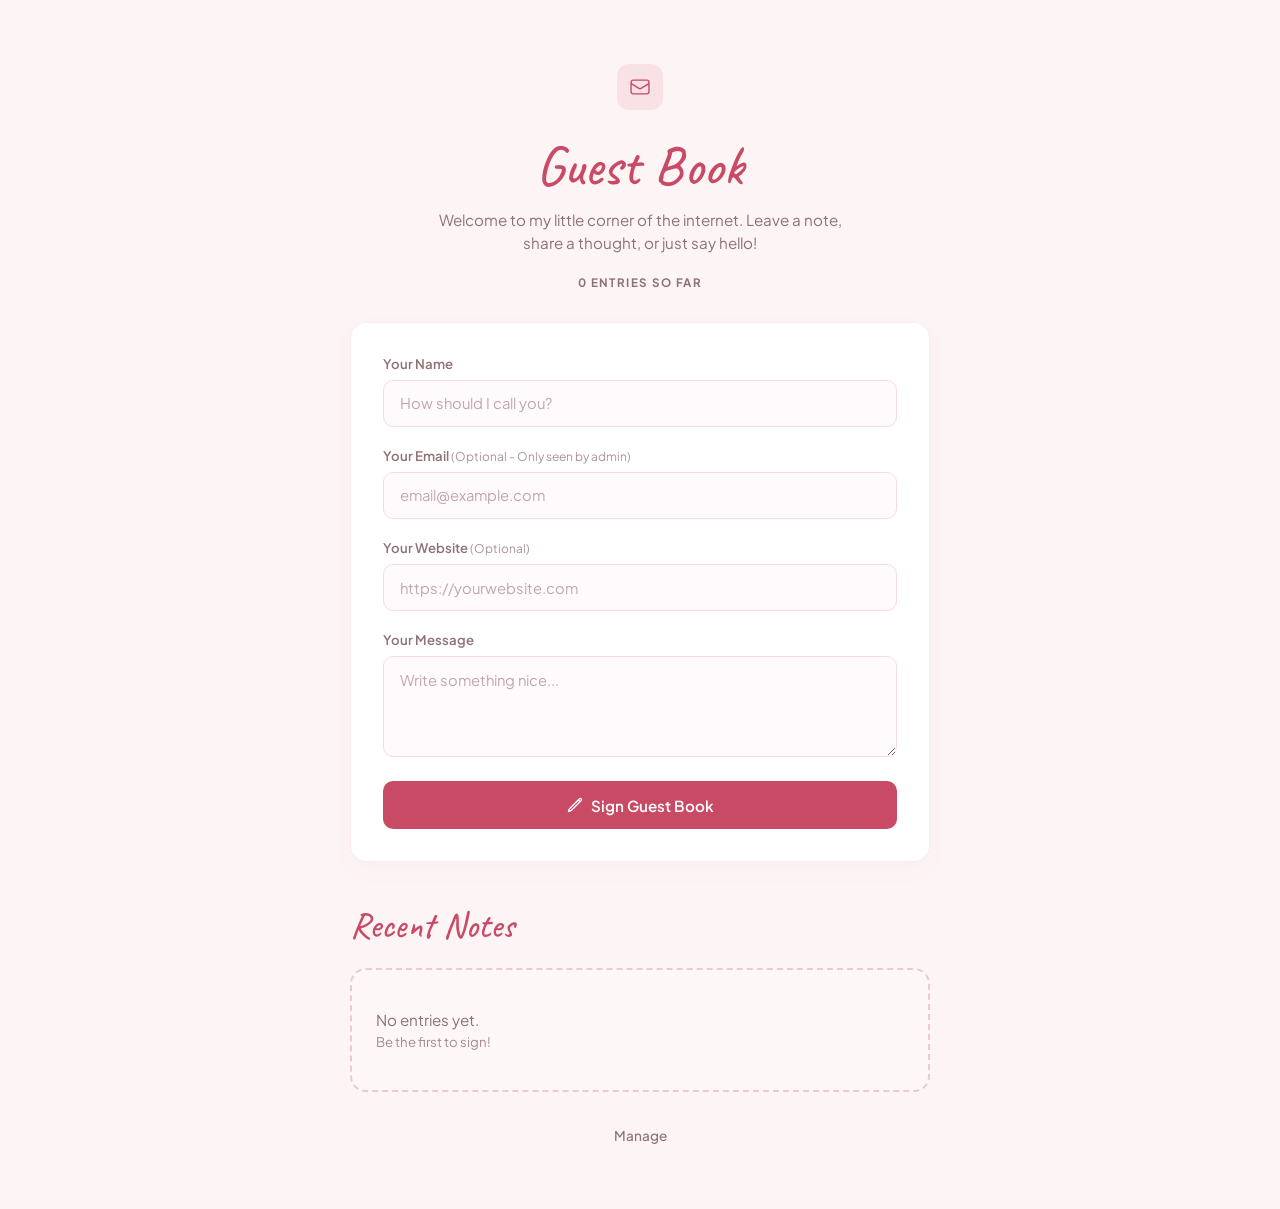
<file: index.html>
<!DOCTYPE html>
<html lang="en">

<head>
   <meta charset="UTF-8">
   <meta name="viewport" content="width=device-width, initial-scale=1.0">
   <title>Guest Book</title>
   <link rel="stylesheet" href="styles.css">
   <link rel="preconnect" href="https://fonts.googleapis.com">
   <link rel="preconnect" href="https://fonts.gstatic.com" crossorigin>
   <link
      href="https://fonts.googleapis.com/css2?family=Caveat:wght@500;700&family=Plus+Jakarta+Sans:wght@400;500;600;700&display=swap"
      rel="stylesheet">
</head>

<body>

   <div id="view-guestbook" class="container view active">
      <header class="header">
         <div class="logo-box">
            <svg xmlns="http://www.w3.org/2000/svg" fill="none" viewBox="0 0 24 24" stroke-width="1.5"
               stroke="currentColor" class="icon">
               <path stroke-linecap="round" stroke-linejoin="round"
                  d="M21.75 6.75v10.5a2.25 2.25 0 0 1-2.25 2.25h-15a2.25 2.25 0 0 1-2.25-2.25V6.75m19.5 0A2.25 2.25 0 0 0 19.5 4.5h-15a2.25 2.25 0 0 0-2.25 2.25m19.5 0v.243a2.25 2.25 0 0 1-1.07 1.916l-7.5 4.615a2.25 2.25 0 0 1-2.36 0L3.32 8.91a2.25 2.25 0 0 1-1.07-1.916V6.75" />
            </svg>
         </div>
         <h1>Guest Book</h1>
         <p class="subtitle">Welcome to my little corner of the internet. Leave a note, share a thought, or just say
            hello!</p>
         <div class="counter" id="entry-counter">0 ENTRIES SO FAR</div>
      </header>

      <main class="card form-card">
         <form id="guestbook-form">
            <div class="input-group">
               <label for="guest-name">Your Name</label>
               <input type="text" id="guest-name" placeholder="How should I call you?" required>
            </div>

            <div class="input-group">
               <label for="guest-email">Your Email <span class="optional-tag">(Optional - Only seen by
                     admin)</span></label>
               <input type="email" id="guest-email" placeholder="email@example.com">
            </div>

            <div class="input-group">
               <label for="guest-website">Your Website <span class="optional-tag">(Optional)</span></label>
               <input type="url" id="guest-website" placeholder="https://yourwebsite.com">
            </div>

            <div class="input-group">
               <label for="guest-message">Your Message</label>
               <textarea id="guest-message" rows="4" placeholder="Write something nice..." required></textarea>
            </div>

            <button type="submit" class="btn btn-submit">
               <svg xmlns="http://www.w3.org/2000/svg" fill="none" viewBox="0 0 24 24" stroke-width="2"
                  stroke="currentColor" class="btn-icon">
                  <path stroke-linecap="round" stroke-linejoin="round"
                     d="m16.862 4.487 1.687-1.688a1.875 1.875 0 1 1 2.652 2.652L6.832 19.82a4.5 4.5 0 0 1-1.897 1.13l-2.685.8.8-2.685a4.5 4.5 0 0 1 1.13-1.897L16.863 4.487Zm0 0L19.5 7.125" />
               </svg>
               Sign Guest Book
            </button>
         </form>
      </main>

      <section class="notes-section">
         <h2 class="section-title">Recent Notes</h2>
         <div id="notes-list"></div>
      </section>

      <footer class="footer">
         <button class="link-btn" onclick="switchView('view-login')">Manage</button>
      </footer>
   </div>

   <div id="view-login" class="container view">
      <header class="header">
         <div class="logo-box">
            <svg xmlns="http://www.w3.org/2000/svg" fill="none" viewBox="0 0 24 24" stroke-width="1.5"
               stroke="currentColor" class="icon">
               <path stroke-linecap="round" stroke-linejoin="round"
                  d="M16.5 10.5V6.75a4.5 4.5 0 1 0-9 0v3.75m-.75 11.25h10.5a2.25 2.25 0 0 0 2.25-2.25v-6.75a2.25 2.25 0 0 0-2.25-2.25H6.75a2.25 2.25 0 0 0-2.25 2.25v6.75a2.25 2.25 0 0 0 2.25 2.25Z" />
            </svg>
         </div>
         <h1 class="small-title">Moderation</h1>
         <p class="subtitle">Enter your admin password to manage entries</p>
      </header>

      <main class="card login-card">
         <form id="login-form">
            <div class="input-group">
               <input type="password" id="admin-password" placeholder="Admin password" required>
            </div>
            <button type="submit" class="btn btn-submit">Sign In</button>
         </form>
         <button class="link-btn back-btn" onclick="switchView('view-guestbook')">Back to Guest Book</button>
      </main>
   </div>

   <div id="view-admin" class="container view admin-container">
      <header class="admin-header">
         <div>
            <h1 class="admin-title">Moderation Panel</h1>
            <div class="admin-counter" id="admin-counter">0 entries</div>
         </div>
         <button class="link-btn" onclick="switchView('view-guestbook')">Back to Guest Book</button>
      </header>

      <main id="admin-notes-list" class="admin-list"></main>
   </div>

   <div id="toast-container" class="toast-container"></div>

   <script src="script.js"></script>
</body>

</html>
</file>
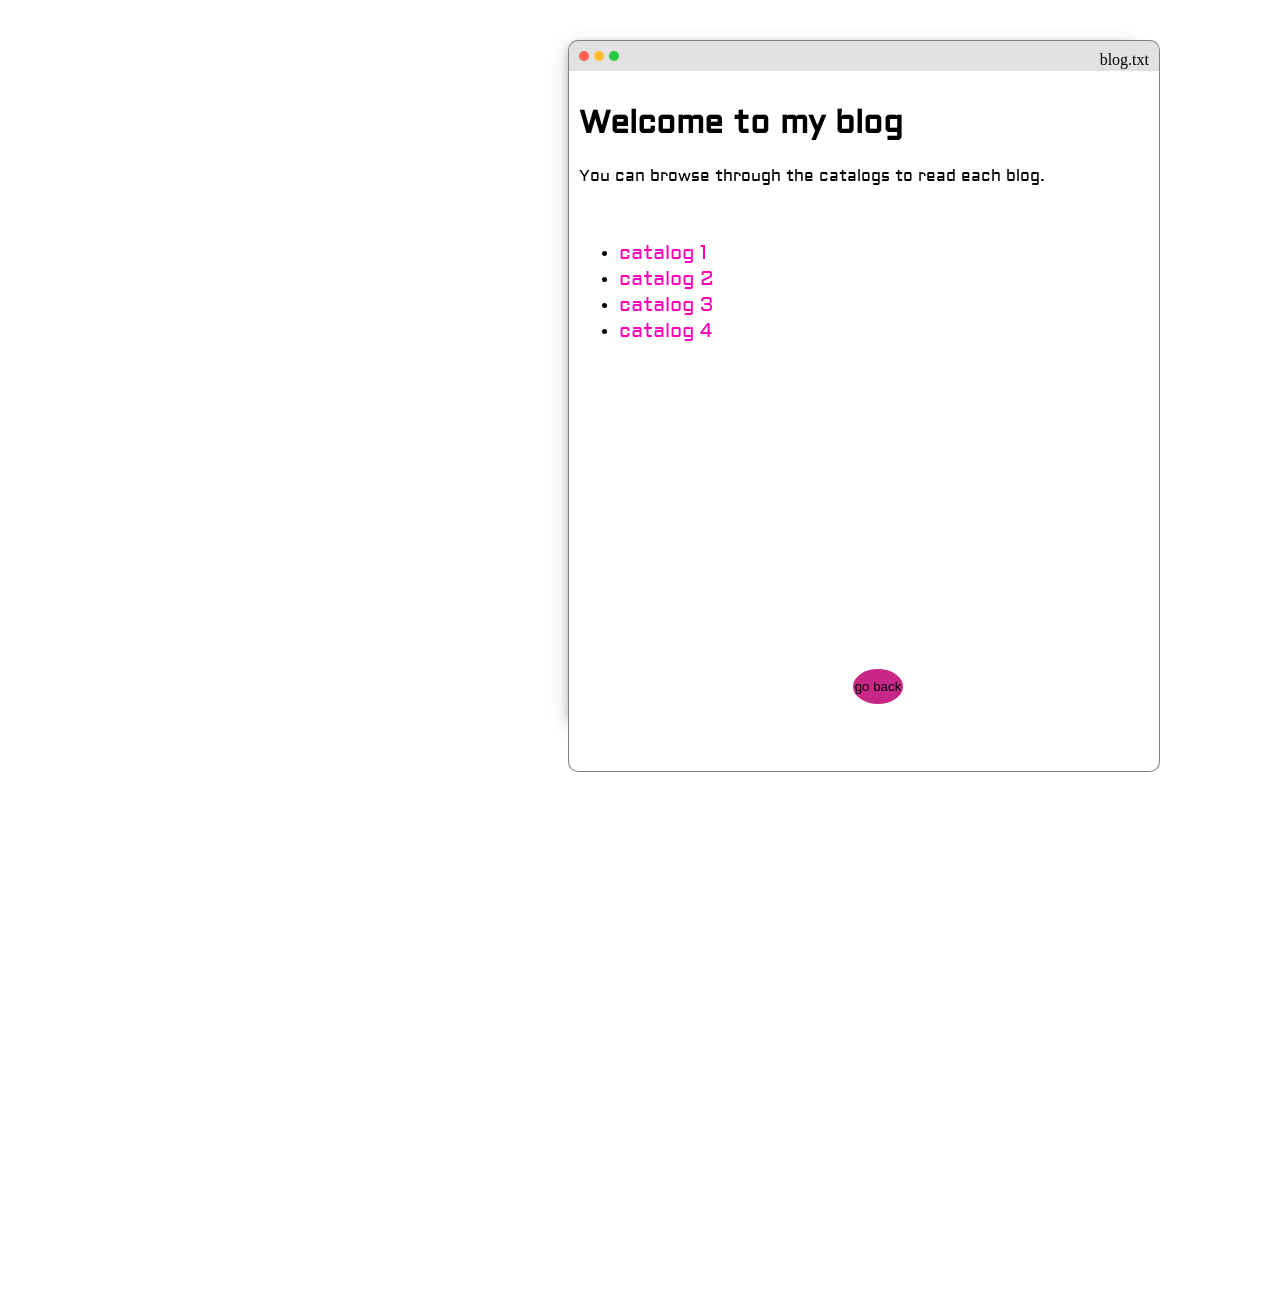
<file: blog.html>
<!DOCTYPE html>
<html lang="en">
<head>
   <meta charset="UTF-8">
   <meta name="viewport" content="width=device-width, initial-scale=1.0">
   <title>Blog</title>
   <link rel="stylesheet" href="blog.css">
</head>
<body>
   <div class="desktop">
      <div class="outer small">
         <div class="header">
               <button class="red"></button>
               <button class="yellow"></button>
               <button class="green"></button>
               <div class="title">blog.txt</div>
         </div>
         <div class="inner small">
            <h1>Welcome to my blog</h1>
            <p>You can browse through the catalogs to read each blog.</p>
            <br>
            <ul>
               <li><a href="#">catalog 1</a></li>
               <li><a href="#">catalog 2</a></li>
               <li><a href="#">catalog 3</a></li>
               <li><a href="#">catalog 4</a></li>
            </ul>
            <header>
               <div>
                  <button type="button" onclick="location.href='home.html'">go back</button>
               </div>
            </header>
         </div>
      </div>
   </div>
</body>
</html>
</file>
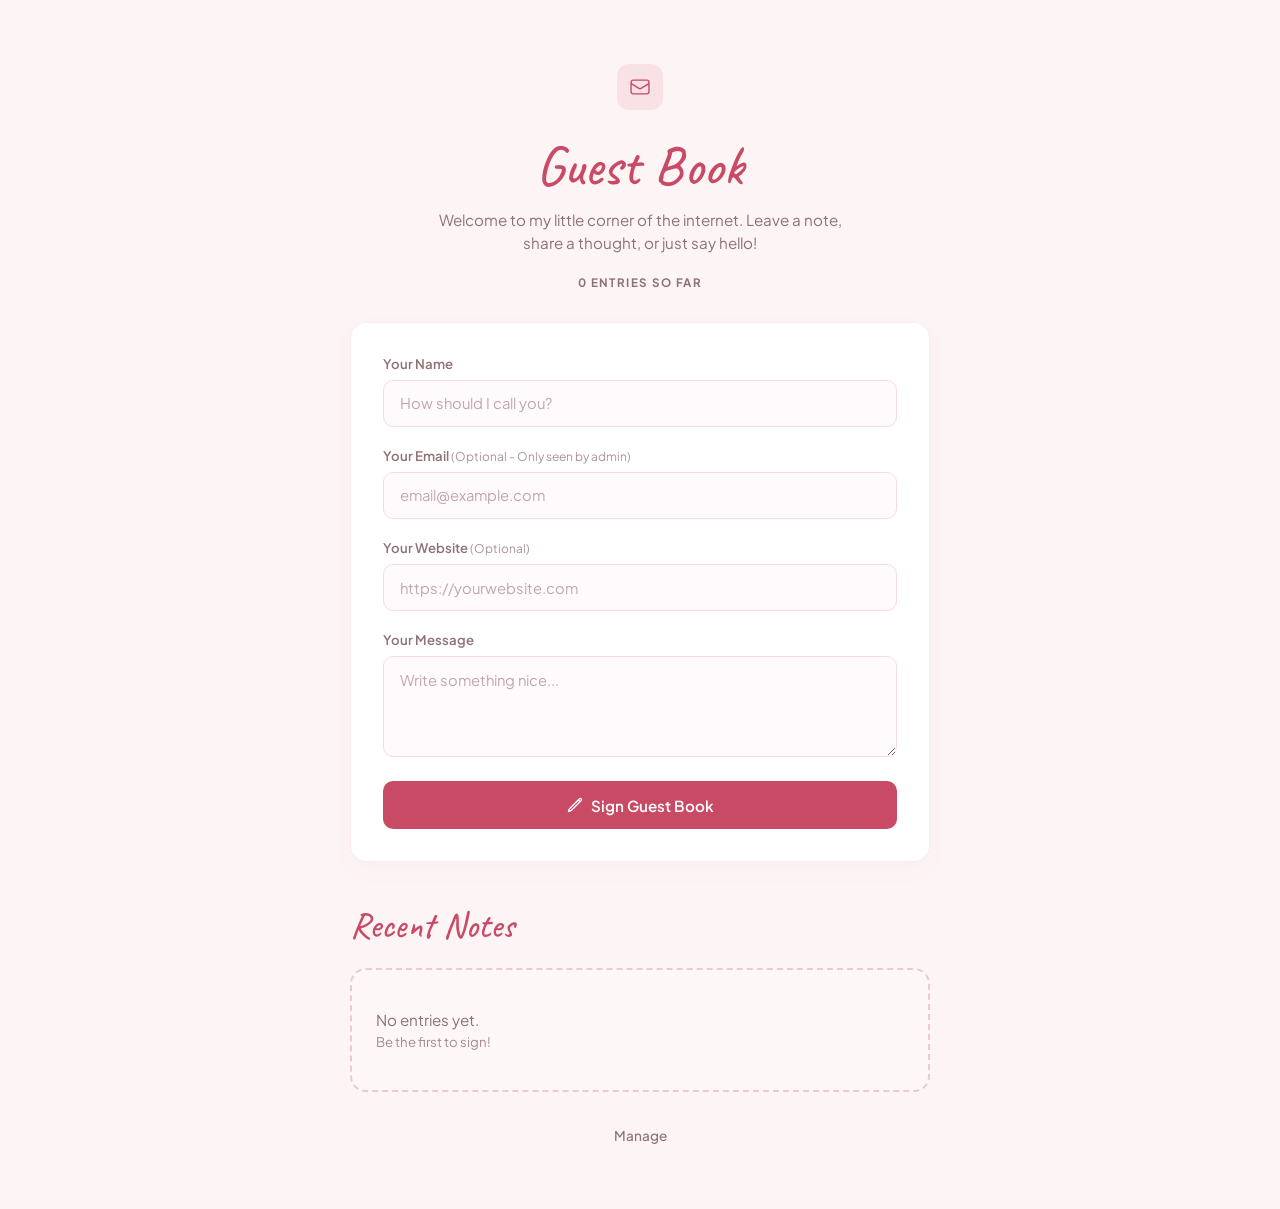
<file: guestbook-index.html>
<!DOCTYPE html>
<html lang="en">

<head>
   <meta charset="UTF-8">
   <meta name="viewport" content="width=device-width, initial-scale=1.0">
   <title>Guest Book</title>
   <link rel="stylesheet" href="styles.css">
   <link rel="preconnect" href="https://fonts.googleapis.com">
   <link rel="preconnect" href="https://fonts.gstatic.com" crossorigin>
   <link
      href="https://fonts.googleapis.com/css2?family=Caveat:wght@500;700&family=Plus+Jakarta+Sans:wght@400;500;600;700&display=swap"
      rel="stylesheet">
</head>

<body>

   <div id="view-guestbook" class="container view active">
      <header class="header">
         <div class="logo-box">
            <svg xmlns="http://www.w3.org/2000/svg" fill="none" viewBox="0 0 24 24" stroke-width="1.5"
               stroke="currentColor" class="icon">
               <path stroke-linecap="round" stroke-linejoin="round"
                  d="M21.75 6.75v10.5a2.25 2.25 0 0 1-2.25 2.25h-15a2.25 2.25 0 0 1-2.25-2.25V6.75m19.5 0A2.25 2.25 0 0 0 19.5 4.5h-15a2.25 2.25 0 0 0-2.25 2.25m19.5 0v.243a2.25 2.25 0 0 1-1.07 1.916l-7.5 4.615a2.25 2.25 0 0 1-2.36 0L3.32 8.91a2.25 2.25 0 0 1-1.07-1.916V6.75" />
            </svg>
         </div>
         <h1>Guest Book</h1>
         <p class="subtitle">Welcome to my little corner of the internet. Leave a note, share a thought, or just say
            hello!</p>
         <div class="counter" id="entry-counter">0 ENTRIES SO FAR</div>
      </header>

      <main class="card form-card">
         <form id="guestbook-form">
            <div class="input-group">
               <label for="guest-name">Your Name</label>
               <input type="text" id="guest-name" placeholder="How should I call you?" required>
            </div>

            <div class="input-group">
               <label for="guest-email">Your Email <span class="optional-tag">(Optional - Only seen by
                     admin)</span></label>
               <input type="email" id="guest-email" placeholder="email@example.com">
            </div>

            <div class="input-group">
               <label for="guest-website">Your Website <span class="optional-tag">(Optional)</span></label>
               <input type="url" id="guest-website" placeholder="https://yourwebsite.com">
            </div>

            <div class="input-group">
               <label for="guest-message">Your Message</label>
               <textarea id="guest-message" rows="4" placeholder="Write something nice..." required></textarea>
            </div>

            <button type="submit" class="btn btn-submit">
               <svg xmlns="http://www.w3.org/2000/svg" fill="none" viewBox="0 0 24 24" stroke-width="2"
                  stroke="currentColor" class="btn-icon">
                  <path stroke-linecap="round" stroke-linejoin="round"
                     d="m16.862 4.487 1.687-1.688a1.875 1.875 0 1 1 2.652 2.652L6.832 19.82a4.5 4.5 0 0 1-1.897 1.13l-2.685.8.8-2.685a4.5 4.5 0 0 1 1.13-1.897L16.863 4.487Zm0 0L19.5 7.125" />
               </svg>
               Sign Guest Book
            </button>
         </form>
      </main>

      <section class="notes-section">
         <h2 class="section-title">Recent Notes</h2>
         <div id="notes-list"></div>
      </section>

      <footer class="footer">
         <button class="link-btn" onclick="switchView('view-login')">Manage</button>
      </footer>
   </div>

   <div id="view-login" class="container view">
      <header class="header">
         <div class="logo-box">
            <svg xmlns="http://www.w3.org/2000/svg" fill="none" viewBox="0 0 24 24" stroke-width="1.5"
               stroke="currentColor" class="icon">
               <path stroke-linecap="round" stroke-linejoin="round"
                  d="M16.5 10.5V6.75a4.5 4.5 0 1 0-9 0v3.75m-.75 11.25h10.5a2.25 2.25 0 0 0 2.25-2.25v-6.75a2.25 2.25 0 0 0-2.25-2.25H6.75a2.25 2.25 0 0 0-2.25 2.25v6.75a2.25 2.25 0 0 0 2.25 2.25Z" />
            </svg>
         </div>
         <h1 class="small-title">Moderation</h1>
         <p class="subtitle">Enter your admin password to manage entries</p>
      </header>

      <main class="card login-card">
         <form id="login-form">
            <div class="input-group">
               <input type="password" id="admin-password" placeholder="Admin password" required>
            </div>
            <button type="submit" class="btn btn-submit">Sign In</button>
         </form>
         <button class="link-btn back-btn" onclick="switchView('view-guestbook')">Back to Guest Book</button>
      </main>
   </div>

   <div id="view-admin" class="container view admin-container">
      <header class="admin-header">
         <div>
            <h1 class="admin-title">Moderation Panel</h1>
            <div class="admin-counter" id="admin-counter">0 entries</div>
         </div>
         <button class="link-btn" onclick="switchView('view-guestbook')">Back to Guest Book</button>
      </header>

      <main id="admin-notes-list" class="admin-list"></main>
   </div>

   <div id="toast-container" class="toast-container"></div>

   <script src="script.js"></script>
</body>

</html>
</file>
<file: styles.css>
/* Styling System Base */
* {
  box-sizing: border-box;
  margin: 0;
  padding: 0;
}

:root {
  --bg-color: #FDF4F5;
  --card-bg: #FFFFFF;
  --text-main: #5C3E43;
  --text-muted: #8E7175;
  --accent: #C94A65;
  --accent-hover: #B03D55;
  --border-light: #F7DADE;
  --font-sans: 'Plus Jakarta Sans', sans-serif;
  --font-cursive: 'Caveat', cursive;
}

body {
  background-color: var(--bg-color);
  font-family: var(--font-sans);
  color: var(--text-main);
  min-height: 100vh;
  display: flex;
  justify-content: center;
  align-items: flex-start;
  padding: 4rem 1.5rem;
}

.view {
  display: none;
  width: 100%;
  max-width: 580px;
  animation: fadeIn 0.25s ease-out;
}

.view.active {
  display: block;
}

@keyframes fadeIn {
  from { opacity: 0; transform: translateY(4px); }
  to { opacity: 1; transform: translateY(0); }
}

.header {
  text-align: center;
  margin-bottom: 2rem;
}

.logo-box {
  width: 46px;
  height: 46px;
  background-color: #F9E2E5;
  border-radius: 12px;
  display: flex;
  align-items: center;
  justify-content: center;
  margin: 0 auto 1.25rem;
}

.logo-box .icon {
  width: 22px;
  height: 22px;
  stroke: var(--accent);
}

h1 {
  font-family: var(--font-cursive);
  font-size: 3.5rem;
  color: var(--accent);
  font-weight: 500;
  margin-bottom: 0.5rem;
}

.header .small-title {
  font-size: 2.5rem;
}

.subtitle {
  color: var(--text-muted);
  font-size: 0.95rem;
  line-height: 1.5;
  max-width: 440px;
  margin: 0 auto 1.25rem;
}

.counter {
  font-size: 0.725rem;
  font-weight: 700;
  letter-spacing: 0.12em;
  color: var(--text-muted);
}

.card {
  background: var(--card-bg);
  border-radius: 16px;
  padding: 2rem;
  box-shadow: 0 8px 24px rgba(201, 74, 101, 0.03);
  margin-bottom: 2.5rem;
  border: 1px solid rgba(247, 218, 222, 0.5);
}

.input-group {
  margin-bottom: 1.25rem;
}

.input-group label {
  display: block;
  font-size: 0.825rem;
  font-weight: 600;
  color: var(--text-muted);
  margin-bottom: 0.5rem;
}

.optional-tag {
  font-size: 0.75rem;
  font-weight: 400;
  opacity: 0.75;
}

.input-group input,
.input-group textarea {
  width: 100%;
  padding: 0.85rem 1rem;
  border: 1px solid var(--border-light);
  border-radius: 10px;
  background-color: #FFFbfc;
  font-family: var(--font-sans);
  color: var(--text-main);
  font-size: 0.925rem;
  outline: none;
  transition: border-color 0.2s;
}

.input-group input:focus,
.input-group textarea:focus {
  border-color: var(--accent);
}

.input-group input::placeholder,
.input-group textarea::placeholder {
  color: #C0A6AA;
}

.btn {
  width: 100%;
  background-color: var(--accent);
  color: #FFFFFF;
  border: none;
  padding: 0.9rem;
  border-radius: 10px;
  font-family: var(--font-sans);
  font-weight: 600;
  font-size: 0.95rem;
  cursor: pointer;
  display: flex;
  align-items: center;
  justify-content: center;
  gap: 0.5rem;
  transition: background-color 0.2s;
}

.btn:hover {
  background-color: var(--accent-hover);
}

.btn-icon {
  width: 16px;
  height: 16px;
}

.link-btn {
  background: none;
  border: none;
  color: var(--text-muted);
  font-family: var(--font-sans);
  font-size: 0.85rem;
  font-weight: 500;
  cursor: pointer;
  text-decoration: none;
  transition: color 0.2s;
}

.link-btn:hover {
  color: var(--accent);
}

.footer {
  text-align: center;
  margin-top: 2rem;
}

.section-title {
  font-family: var(--font-cursive);
  font-size: 2.25rem;
  color: var(--accent);
  margin-bottom: 1.25rem;
  font-weight: 500;
}

.note-card {
  background: var(--card-bg);
  border-radius: 14px;
  padding: 1.5rem;
  text-align: left;
  margin-bottom: 1rem;
  border: 1px solid rgba(247, 218, 222, 0.4);
  box-shadow: 0 4px 12px rgba(201, 74, 101, 0.01);
}

.note-meta {
  display: flex;
  justify-content: space-between;
  align-items: center;
  margin-bottom: 0.5rem;
}

.note-author-row {
  display: flex;
  align-items: center;
  gap: 0.5rem;
}

.note-author {
  font-weight: 700;
  font-size: 0.95rem;
  color: var(--text-main);
}

.note-website {
  font-size: 0.8rem;
  color: var(--accent);
  text-decoration: none;
}

.note-website:hover {
  text-decoration: underline;
}

.note-date {
  font-size: 0.75rem;
  color: var(--text-muted);
}

.note-body {
  font-size: 0.925rem;
  line-height: 1.5;
  color: var(--text-main);
  white-space: pre-wrap;
}

.empty-state {
  border: 2px dashed #EACAD0;
  border-radius: 16px;
  padding: 2.5rem 1.5rem;
  color: var(--text-muted);
  font-size: 0.95rem;
  background-color: rgba(255, 255, 255, 0.3);
}

.empty-state span {
  display: block;
  font-size: 0.825rem;
  margin-top: 0.25rem;
  opacity: 0.8;
}

.admin-container {
  max-width: 640px;
}

.admin-header {
  display: flex;
  justify-content: space-between;
  align-items: flex-end;
  margin-bottom: 2rem;
  padding-bottom: 1rem;
  border-bottom: 1px solid var(--border-light);
}

.admin-title {
  font-family: var(--font-sans);
  font-size: 1.5rem;
  font-weight: 700;
  color: var(--text-main);
  margin-bottom: 0.25rem;
}

.admin-counter {
  font-size: 0.85rem;
  color: var(--text-muted);
}

.admin-row {
  display: flex;
  align-items: flex-start;
  justify-content: space-between;
  gap: 1.5rem;
  background: #FFFFFF;
  padding: 1.25rem;
  border-radius: 12px;
  margin-bottom: 0.75rem;
  border: 1px solid var(--border-light);
}

.admin-row-content {
  flex-grow: 1;
}

.admin-email-badge {
  display: inline-block;
  background: #FFF0F2;
  color: var(--accent);
  font-size: 0.75rem;
  padding: 0.2rem 0.5rem;
  border-radius: 4px;
  margin-top: 0.5rem;
  font-weight: 500;
}

.btn-delete {
  background: none;
  border: none;
  color: #C0A6AA;
  cursor: pointer;
  padding: 0.25rem;
  border-radius: 6px;
  transition: color 0.2s, background-color 0.2s;
}

.btn-delete:hover {
  color: #E05370;
  background-color: #FFF0F2;
}

.trash-icon {
  width: 18px;
  height: 18px;
}

.back-btn {
  display: block;
  margin: 1.25rem auto 0;
}

.toast-container {
  position: fixed;
  bottom: 1.5rem;
  right: 1.5rem;
  z-index: 1000;
  display: flex;
  flex-direction: column;
  gap: 0.5rem;
}

.toast {
  background: #332224;
  color: #FFFFFF;
  padding: 0.75rem 1.25rem;
  border-radius: 8px;
  font-size: 0.85rem;
  font-weight: 500;
  box-shadow: 0 4px 12px rgba(0,0,0,0.15);
  animation: slideIn 0.2s ease-out;
}

@keyframes slideIn {
  from { transform: translateY(12px); opacity: 0; }
  to { transform: translateY(0); opacity: 1; }
}
</file>
<file: blog.css>
@import url('https://fonts.googleapis.com/css2?family=Aldrich&display=swap');

@-webkit-keyframes fade-in {
  0% {
    opacity: 0;
  }
  100% {
    opacity: 1;
  }
}
@keyframes fade-in {
  0% {
    opacity: 0;
  }
  100% {
    opacity: 1;
  }
}

body {
   position: relative;
   font-family: "Aldrich", sans-serif;
	-webkit-animation: fade-in 1.2s cubic-bezier(0.390, 0.575, 0.565, 1.000) both;
	        animation: fade-in 1.2s cubic-bezier(0.390, 0.575, 0.565, 1.000) both;
            font-family: funkhouse;
            background-image: url('https://i7.glitter-graphics.org/pub/676/676657yhxq5o5bjd.gif');
            background-attachment: fixed;
            background-repeat: repeat;
            overflow: hidden;
}

    ::-webkit-scrollbar {
      width: 16px;
      height: 16px;
    }

    ::-webkit-scrollbar-track {
      background-image: url("[data-uri]");
      image-rendering: pixelated;
      -webkit-filter: grayscale(100%);
      -moz-filter: grayscale(100%);
      -ms-filter: grayscale(100%);
      -o-filter: grayscale(100%);
      filter: grayscale(100%);
    }

    ::-webkit-scrollbar-track:active {
      background-image: url("[data-uri]");
      -webkit-filter: grayscale(100%);
      -moz-filter: grayscale(100%);
      -ms-filter: grayscale(100%);
      -o-filter: grayscale(100%);
      filter: grayscale(100%);
    }

    ::-webkit-scrollbar-thumb {
      border-top: 1px solid #cccccc;
      border-left: 1px solid #cccccc;
      border-right: 1px solid black;
      border-bottom: 1px solid black;
      box-shadow: inset 1px 1px 0 0 white, inset -1px -1px 0 0 #868a8e;
      width: 16px;
      height: 16px;
      background-color: #cccccc;
      z-index: 1;
    }

    ::-webkit-scrollbar-corner {
      background-color: #cccccc;
    }

    ::-webkit-resizer {
      width: 16px;
      height: 16px;
      background-color: #cccccc;
      background-image: url("[data-uri]");
      background-position: bottom right;
      background-repeat: no-repeat;
      image-rendering: pixelated;
    }

    ::-webkit-scrollbar-button,
    .scroll::-webkit-scrollbar-button {
      border-top: 1px solid #cccccc;
      border-left: 1px solid #cccccc;
      border-right: 1px solid black;
      border-bottom: 1px solid black;
      box-shadow: inset 1px 1px 0 0 white, inset -1px -1px 0 0 #868a8e;
      display: block;
      width: 16px;
      height: 16px;
      background-color: #cccccc;
      image-rendering: pixelated;
      background-repeat: no-repeat;
      background-position: center center;
    }

    ::-webkit-scrollbar-button:active,
    .scroll::-webkit-scrollbar-button:active {
      background-position: 2px 2px;
    }

    ::-webkit-scrollbar-button:horizontal:decrement,
    .scroll::-webkit-scrollbar-button:horizontal:decrement {
      background-image: url("[data-uri]");
    }

    ::-webkit-scrollbar-button:horizontal:increment,
    .scroll::-webkit-scrollbar-button:horizontal:increment {
      background-image: url("[data-uri]");
    }

    ::-webkit-scrollbar-button:vertical:decrement,
    .scroll::-webkit-scrollbar-button:vertical:decrement {
      background-image: url("[data-uri]");
    }

    ::-webkit-scrollbar-button:vertical:increment,
    .scroll::-webkit-scrollbar-button:vertical:increment {
      background-image: url("[data-uri]");
    }

    ::-webkit-scrollbar-button:horizontal:increment:start,
    .scroll::-webkit-scrollbar-button:horizontal:increment:start {
      display: none;
    }

    ::-webkit-scrollbar-button:horizontal:decrement:end,
    .scroll::-webkit-scrollbar-button:horizontal:decrement:end {
      display: none;
    }

    ::-webkit-scrollbar-button:vertical:increment:start,
    .scroll::-webkit-scrollbar-button:vertical:increment:start {
      display: none;
    }

    ::-webkit-scrollbar-button:vertical:decrement:end,
    .scroll::-webkit-scrollbar-button:vertical:decrement:end {
      display: none;
    }

    ::-webkit-scrollbar-button:active,
    .scroll::-webkit-scrollbar-button:active {
      border-top: 1px solid #868a8e;
      border-left: 1px solid #868a8e;
      border-bottom: 1px solid #868a8e;
      border-right: 1px solid #868a8e;
      box-shadow: none;
    }


.desktop {
    position: absolute;
    top: -3em;
    left: 0;
    width: 150vw;
    height: 150vh;
    transform-origin: center; 
}

.header{
    border-top: 1px solid #808080;
    border-left: 1px solid #808080;
    border-right: 1px solid #808080;
    border-radius: 10px 10px 0px 0px;
    height: 10px;
    width: 570px;
    padding: 10px;
    background: #e1e1e1;
    display: flex;
}

.title {
    margin-left: auto;
}
 
.outer{
    border-radius: 10px;
    box-shadow: 0 4px 8px 0 rgba(0, 0, 0, 0.2), 0 6px 20px 0 rgba(0, 0, 0, 0.19);
    position: relative;
}

.outer.small {
    width: 570px;
    height: 680px;
    top: 5em;
    left: 35em;
}

.inner{
    border-bottom: 1px solid #808080;
    border-left: 1px solid #808080;
    border-right: 1px solid #808080;
    border-radius: 0px 0px 10px 10px;
    padding: 10px;
    background: white;
}

.inner.small {
   overflow:scroll;
   width: 570px;
   height: 680px;
   font-family: "Aldrich", sans-serif;
   padding-bottom: 10px;
}

button{
    width: 10px;
    height: 10px;
    padding: 0; 
    border-radius: 100%; 
    background-color: #ffffff; 
    border: none; 
    margin-right: 5px;
  }
  
.red
  {
    background-color: #fe5f57; 
  }
  
.yellow
  {
    background-color: #febc2e; 
  }
  
.green
  {
    background-color: #27c840; 
  }

.home-btn.a {
   color: rgb(255, 177, 177);
   box-shadow: inset 0 0 0 0 #660466;
   -webkit-transition:all ease 0.5s;
   -moz-transition:all ease 0.5s; transition:all ease 0.5s;
   text-decoration: none;
   width: 30px;
   font-size: 200px;
}
a {
   font-size: 20px;
   color: rgb(255, 0, 187);
   text-decoration: none;
}



header div button{
   position: absolute;
   left: 50%;
   bottom: 1rem;
   text-align: center;
   background: #c82788;
   width: 50px;
   height: 35px;
   border-radius: 1;
}
</file>
